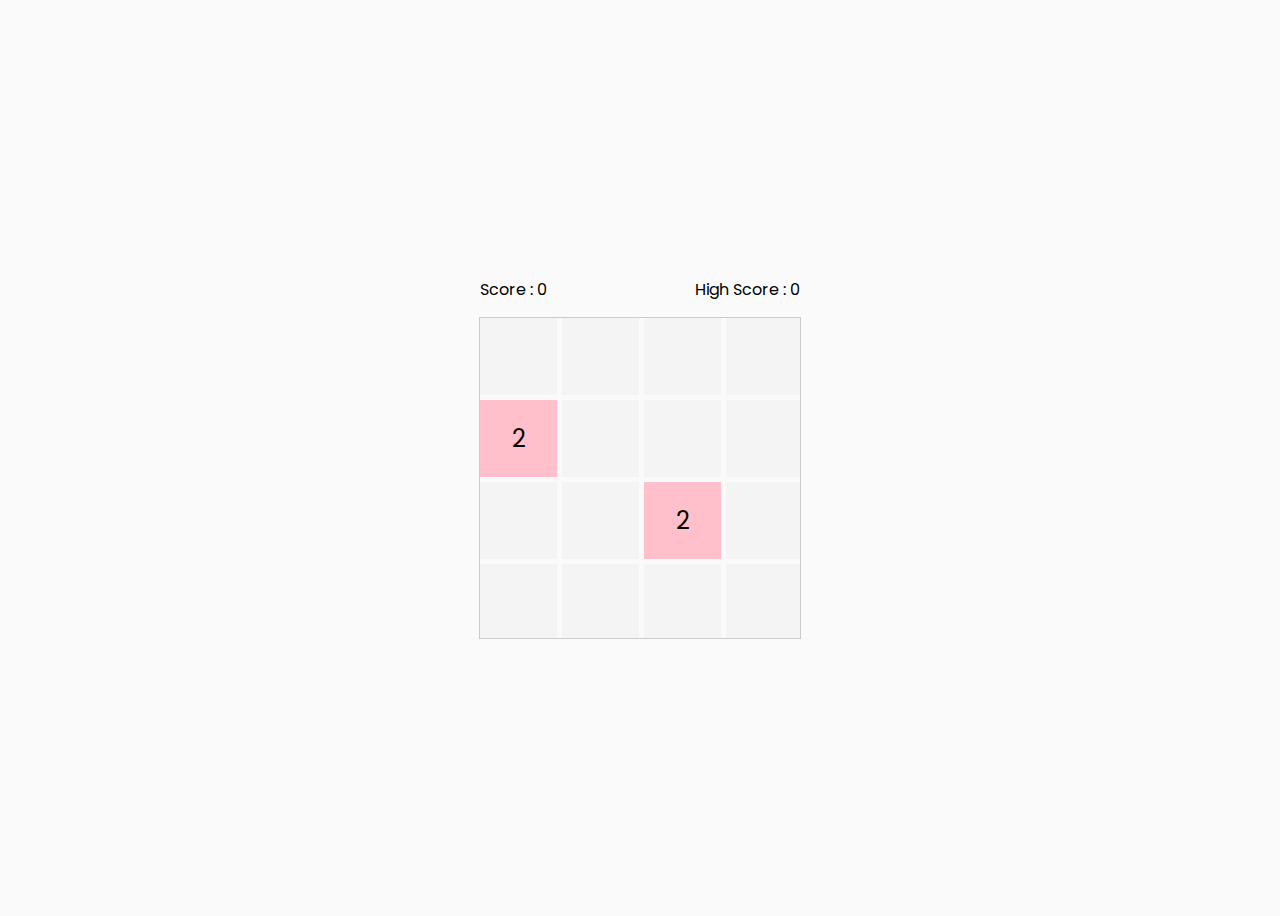
<file: 2048 Game/index.html>
<!DOCTYPE html>
<html lang="en">

<head>
    <meta charset="UTF-8">
    <meta name="viewport" content="width=device-width, initial-scale=1.0">
    <link rel="stylesheet" href="style.css">
    <title>2048 Game</title>
</head>

<body>

    <div class="score-container">
        <div>Score : <span id="current-score">0</span></div>
        <div>High Score : <span id="high-score">0</span></div>
    </div>

    <div class="game-container">
        <div class="grid">
            <div class="cell" data-row="0" data-col="0"></div>
            <div class="cell" data-row="0" data-col="1"></div>
            <div class="cell" data-row="0" data-col="2"></div>
            <div class="cell" data-row="0" data-col="3"></div>
            <div class="cell" data-row="1" data-col="0"></div>
            <div class="cell" data-row="1" data-col="1"></div>
            <div class="cell" data-row="1" data-col="2"></div>
            <div class="cell" data-row="1" data-col="3"></div>
            <div class="cell" data-row="2" data-col="0"></div>
            <div class="cell" data-row="2" data-col="1"></div>
            <div class="cell" data-row="2" data-col="2"></div>
            <div class="cell" data-row="2" data-col="3"></div>
            <div class="cell" data-row="3" data-col="0"></div>
            <div class="cell" data-row="3" data-col="1"></div>
            <div class="cell" data-row="3" data-col="2"></div>
            <div class="cell" data-row="3" data-col="3"></div>
        </div>
    </div>

    <div id="game-over">
        Game Over!
        <button id="restart-btn">Restart Game</button>
    </div>

    <script src="script.js"></script>
</body>

</html>
</file>
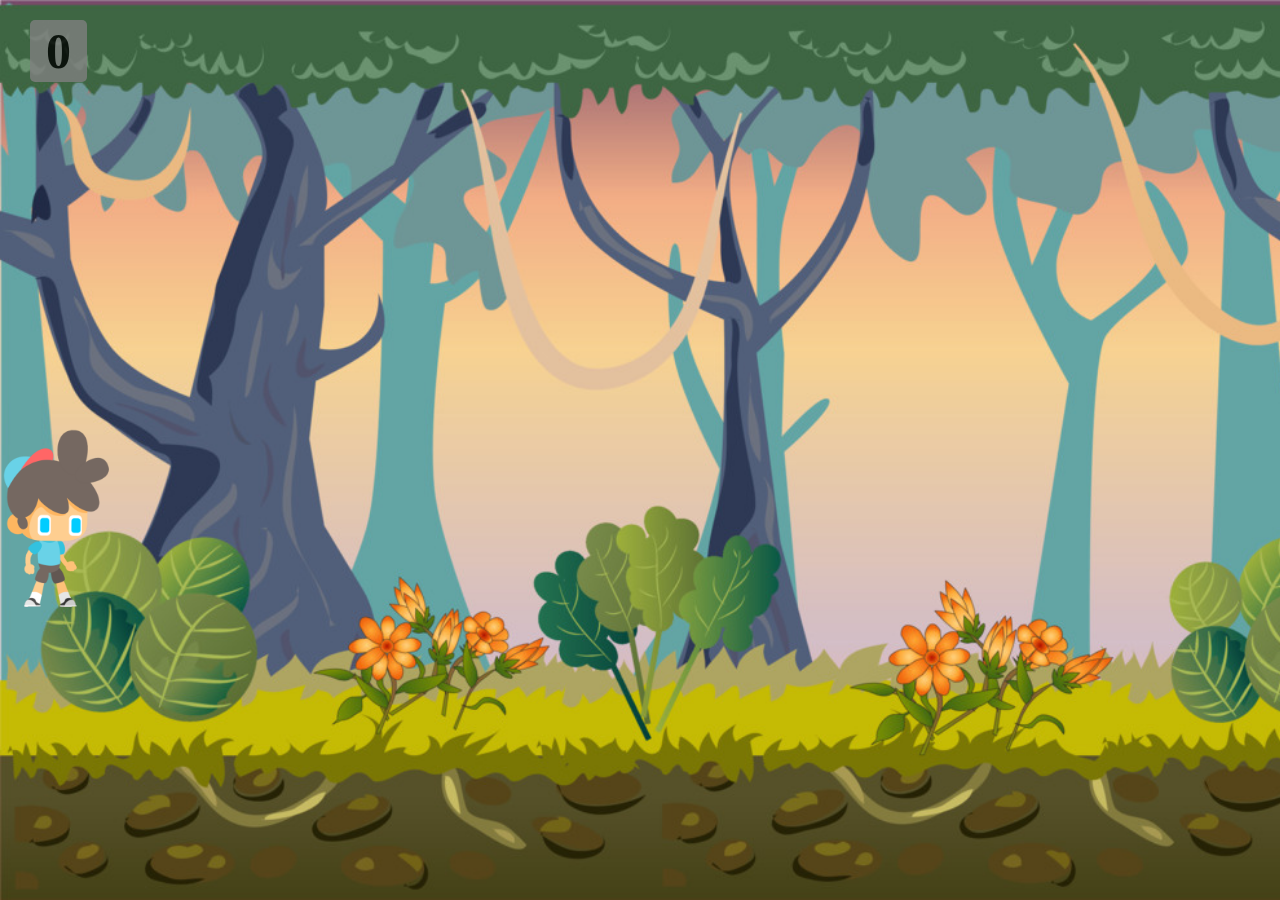
<file: 2D Game/index.html>
<!DOCTYPE html>
<html lang="en">
<head>
   <meta charset="UTF-8">
   <meta name="viewport" content="width=device-width, initial-scale=1.0">
   <title>2D Game</title>
   <link rel="stylesheet" href="./style.css">
</head>
<body onload="idleAnimationStart(); createBoxes();" onkeypress="keyCheck(event);">
   <div class="background" id="background">
      <img src="resources/Idle (1).png" alt="" class="boy" id="boy">

      <div class="score" id="score">0</div>
   </div>

   <div class="end" id="end">
      <div style="color: rgb(251, 255, 11);">GAME OVER</div>
      <div style="color: rgb(145, 189, 0); font-size: 60px;">YOUR SCORE</div>
      <div style="color: rgb(145, 189, 0);" id="endScore">0</div>
      <button class="btn" onclick="reload();">TRY AGAIN</button>
   </div>

   <script src="./script.js"></script>
</body>
</html>
</file>
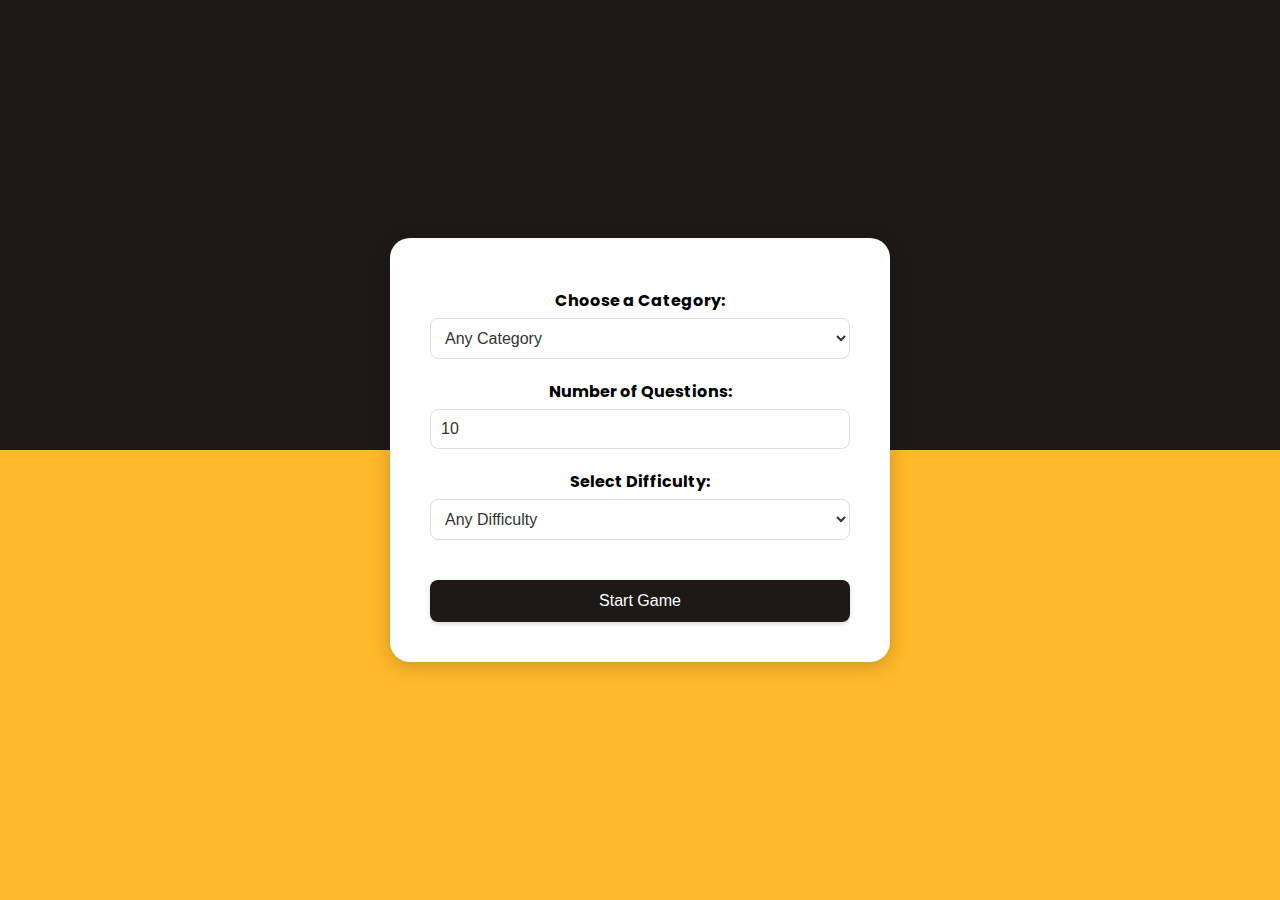
<file: Api Quiz Game/index.html>
<!DOCTYPE html>
<html lang="en">

<head>
    <meta charset="UTF-8">
    <meta name="viewport" content="width=device-width, initial-scale=1.0">
    <link rel="stylesheet" href="style.css">
    <title>Api Quiz Game</title>
</head>

<body>

    <div id="quiz-container">
        <div id="game-setup">
            <div>
                <label for="category">Choose a Category:</label>
                <select id="category">
                    <option value="">Any Category</option>
                </select>
            </div>
            <div>
                <label for="amount">Number of Questions:</label>
                <input type="number" id="amount" min="1" max="50" value="10">
            </div>
            <div>
                <label for="difficulty">Select Difficulty:</label>
                <select id="difficulty">
                    <option value="">Any Difficulty</option>
                    <option value="easy">Easy</option>
                    <option value="medium">Medium</option>
                    <option value="hard">Hard</option>
                </select>
            </div>
            <button id="start-btn">Start Game</button>
        </div>
        <div id="quiz" style="display: none;">
            <div id="progress"></div>
            <div id="currentScore"></div>
            <div id="highScore"></div>
            <div id="question"></div>
            <div id="answers"></div>
            <div id="result"></div>
        </div>
    </div>

    <script src="script.js"></script>
</body>

</html>
</file>
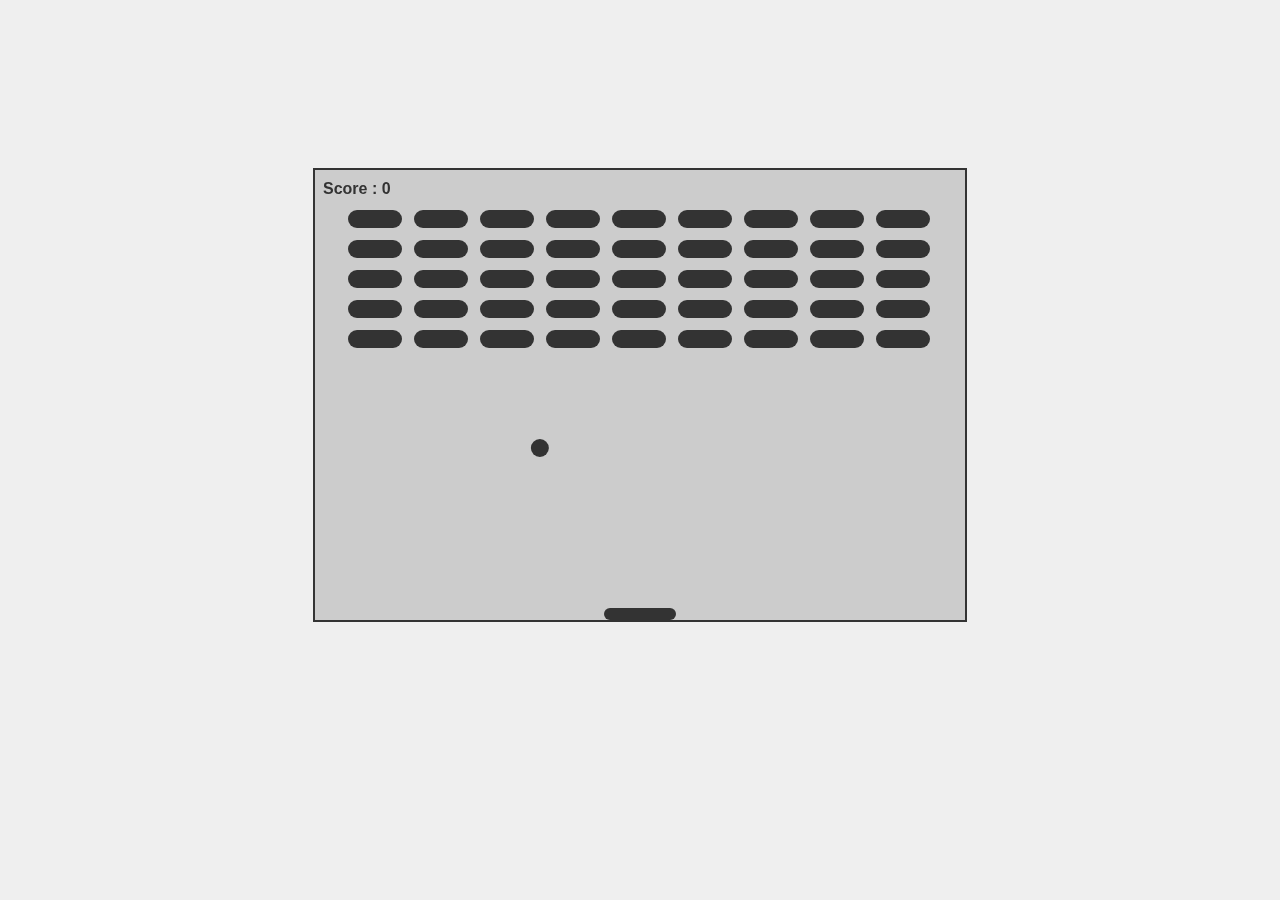
<file: BREAKOUT Game/index.html>
<!DOCTYPE html>
<html lang="en">
<head>
   <meta charset="UTF-8">
   <meta name="viewport" content="width=device-width, initial-scale=1.0">
   <title>BOUNCE BALL Game</title>
   <link rel="stylesheet" href="./style.css">
</head>
<body>
   <canvas id="game" width="650" height="450"></canvas>
   <script src="./index.js"></script>
</body>
</html>
</file>
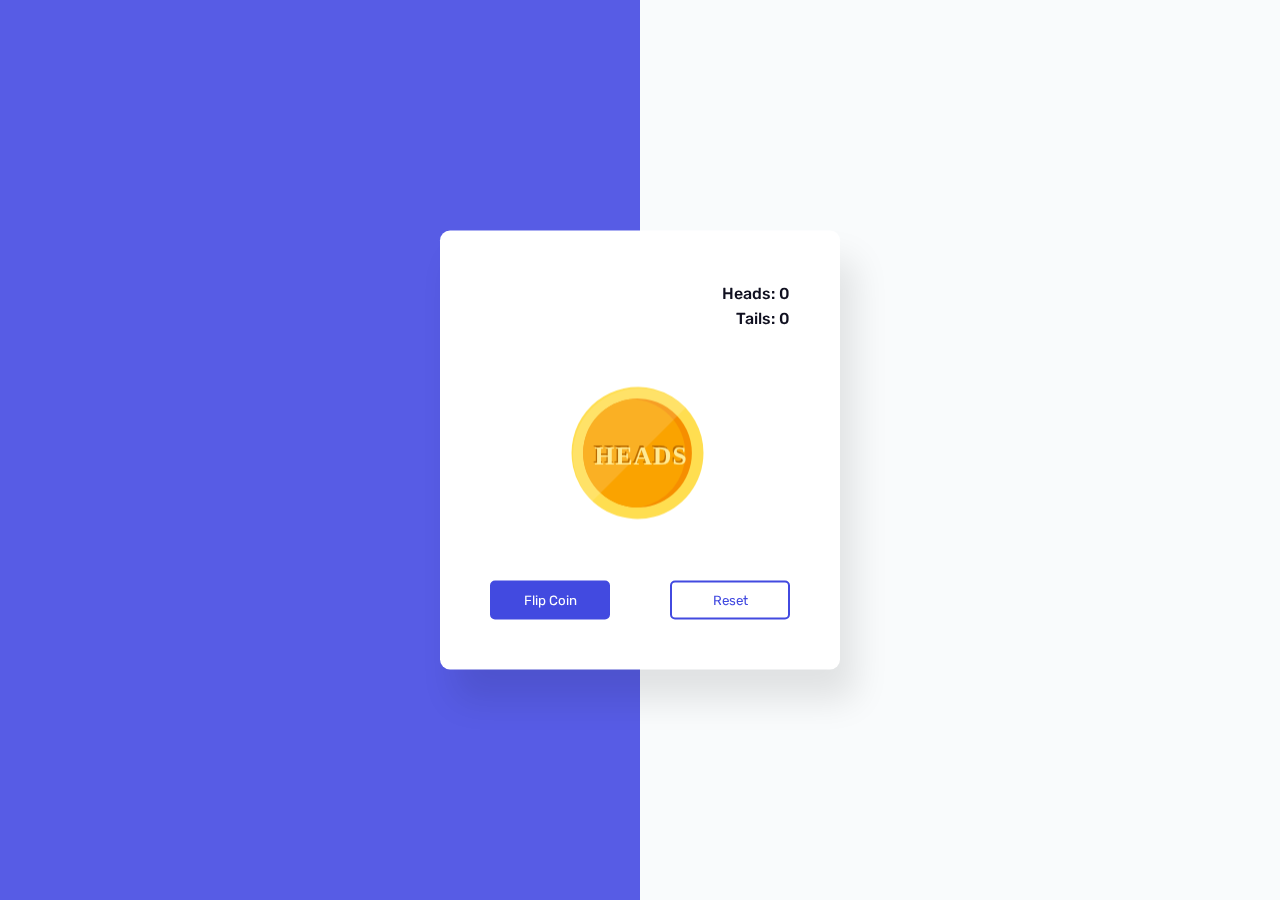
<file: Flip a coin game/index.html>
<!DOCTYPE html>
<html lang="en">

<head>
    <meta charset="UTF-8">
    <meta http-equiv="X-UA-Compatible" content="IE=edge">
    <meta name="viewport" content="width=device-width, initial-scale=1.0">
    <link rel="stylesheet" href="style.css">
    <title>Flip a coin game</title>
</head>

<body>

    <div class="container">
        <div class="stats">
            <p id="heads-count">Heads: 0</p>
            <p id="tails-count">Tails: 0</p>
        </div>
        <div class="coin" id="coin">
            <div class="heads">
                <img src="heads.svg">
            </div>
            <div class="tails">
                <img src="tails.svg">
            </div>
        </div>
        <div class="buttons">
            <button id="flip-button">
                Flip Coin
            </button>
            <button id="reset-button">
                Reset
            </button>
        </div>
    </div>


    <script src="index.js"></script>
</body>

</html>
</file>
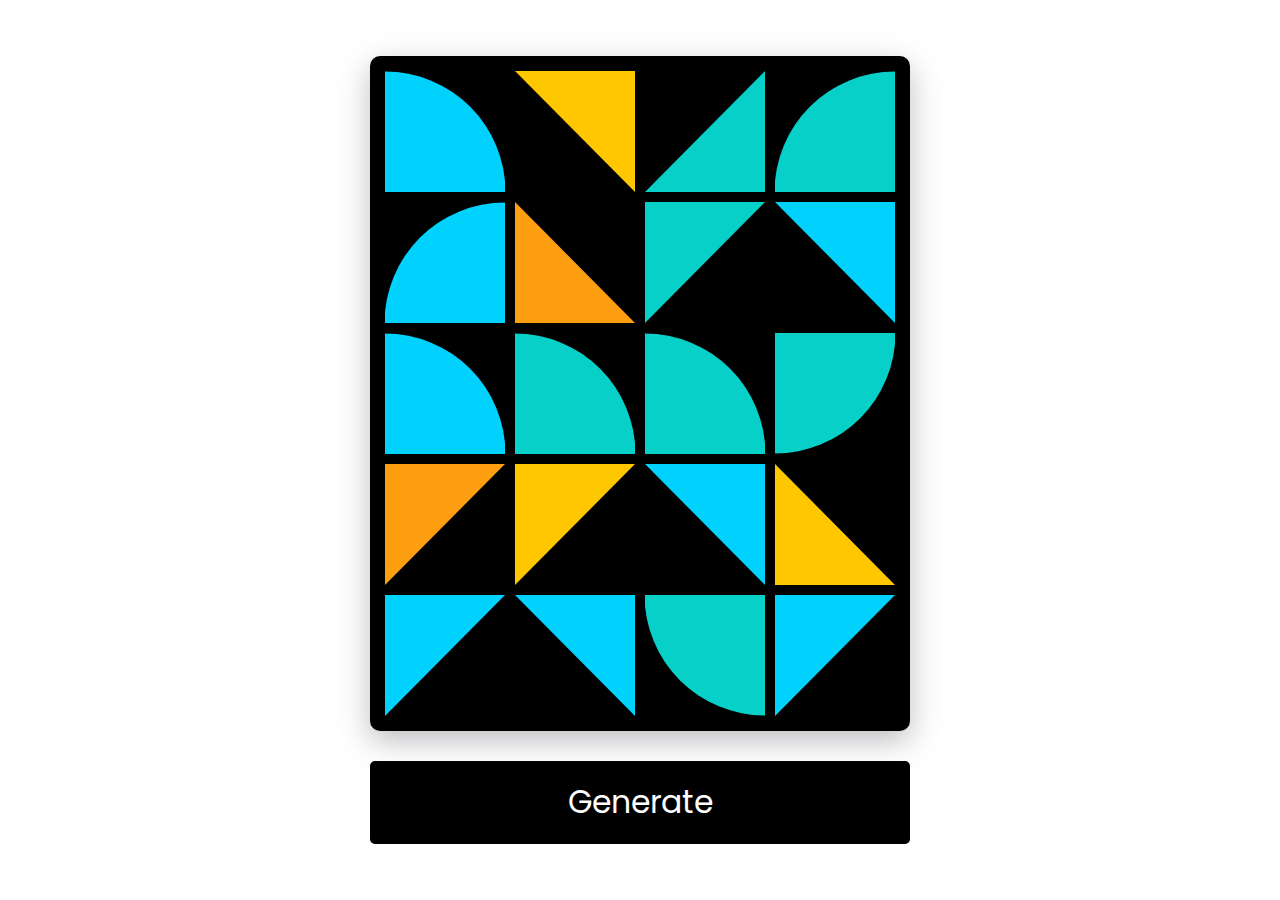
<file: Geomatric Art generator/index.html>
<!DOCTYPE html>
<html lang="en">

<head>
    <meta charset="UTF-8">
    <meta http-equiv="X-UA-Compatible" content="IE=edge">
    <meta name="viewport" content="width=device-width, initial-scale=1.0">
    <link rel="stylesheet" href="style.css">
    <title>GeoMetric Art Generator</title>
</head>

<body>

    <div class="wrapper">
        <div class="container">
            <div></div>
            <div></div>
            <div></div>
            <div></div>
            <div></div>
            <div></div>
            <div></div>
            <div></div>
            <div></div>
            <div></div>
            <div></div>
            <div></div>
            <div></div>
            <div></div>
            <div></div>
            <div></div>
            <div></div>
            <div></div>
            <div></div>
            <div></div>
        </div>
        <button id="btn">Generate</button>
    </div>


    <script src="index.js"></script>
</body>

</html>
</file>
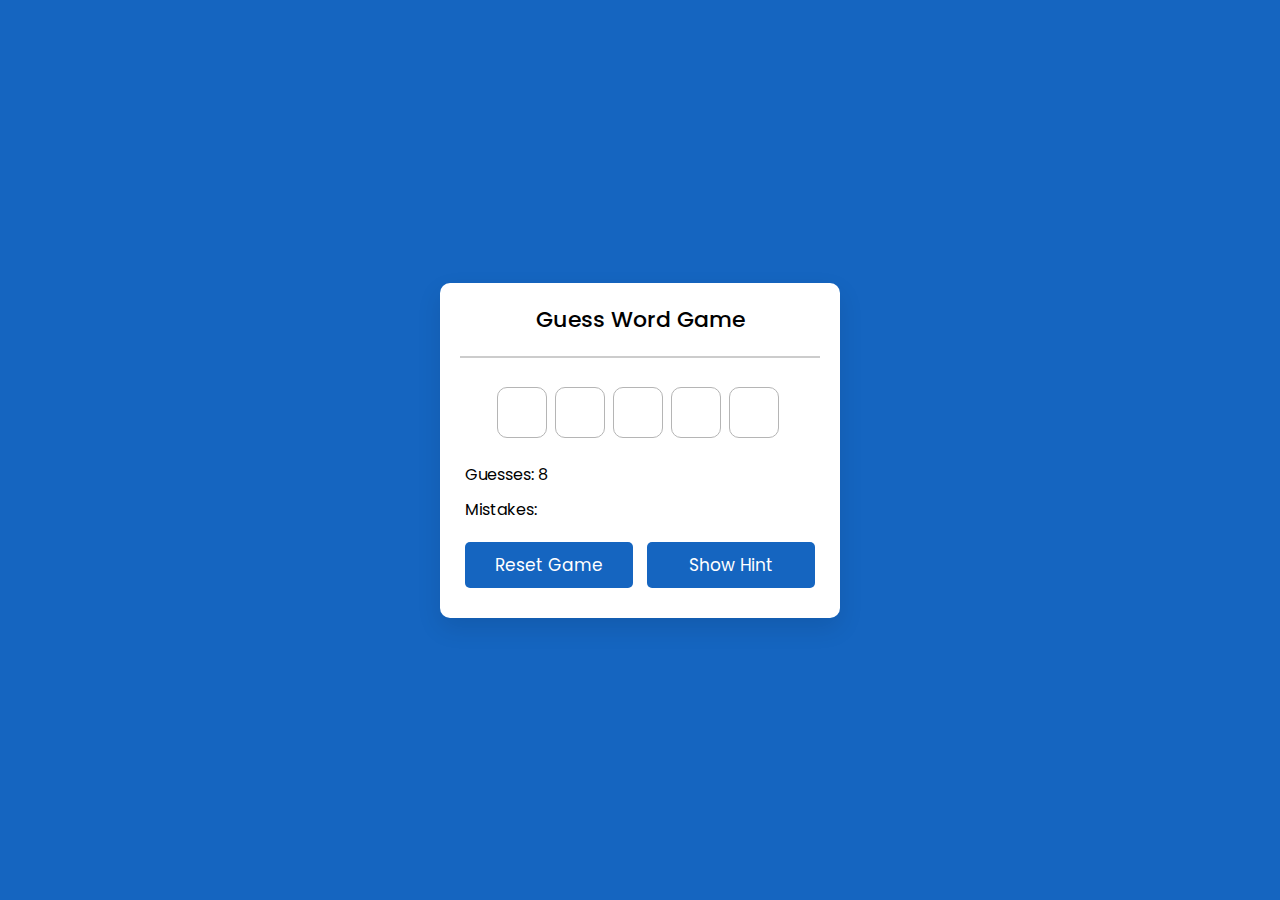
<file: Guess The Word Game/index.html>
<!DOCTYPE html>
<html lang="en">

<head>
    <meta charset="UTF-8">
    <meta http-equiv="X-UA-Compatible" content="IE=edge">
    <meta name="viewport" content="width=device-width, initial-scale=1.0">
    <link rel="stylesheet" href="style.css">
    <title>Guess The Word</title>
</head>

<body>

    <div class="wrapper">
        <h1>Guess Word Game</h1>
        <div class="content">
            <input type="text" class="type-input" maxlength="1">
            <div class="word"></div>
            <div class="info">
                <p class="guess">Guesses: <span></span></p>
                <p class="wrong">Mistakes: <span></span></p>
                <p class="hint">Hint: <span></span></p>
            </div>
            <div class="buttons">
                <button class="reset">Reset Game</button>
                <button class="showhint">Show Hint</button>
            </div>
        </div>
    </div>


    <script src="words-db.js"></script>
    <script src="index.js"></script>
</body>

</html>
</file>
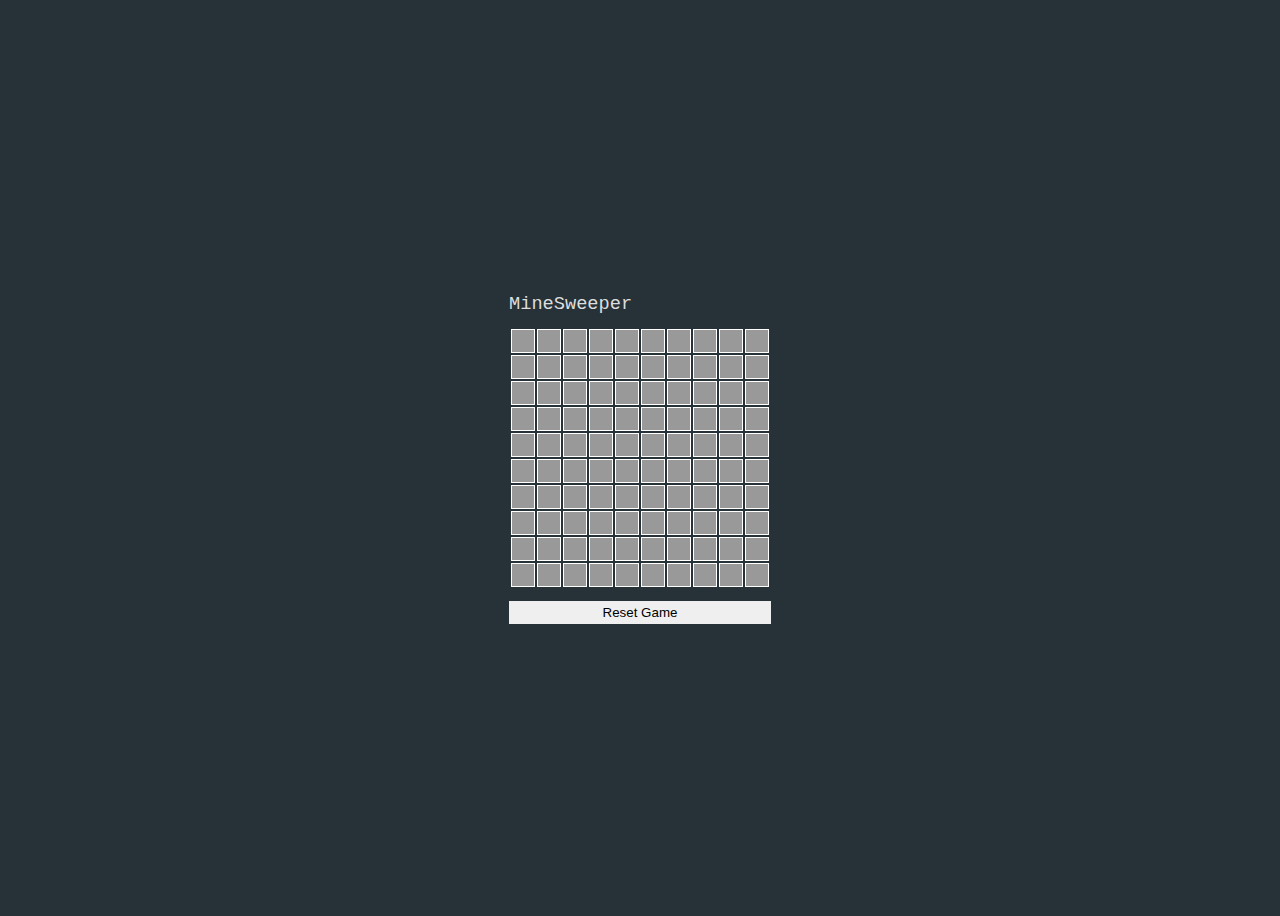
<file: MineSweeper Game/index.html>
<!DOCTYPE html>
<html lang="en">

<head>
    <meta charset="UTF-8">
    <meta http-equiv="X-UA-Compatible" content="IE=edge">
    <meta name="viewport" content="width=device-width, initial-scale=1.0">
    <link rel="stylesheet" href="style.css">
    <title>MineSweeper Game</title>
</head>

<body>

    <h1>MineSweeper</h1>
    <table id="grid"></table>
    <button onclick="generateGrid();">Reset Game</button>

    <script src="index.js"></script>
</body>

</html>
</file>
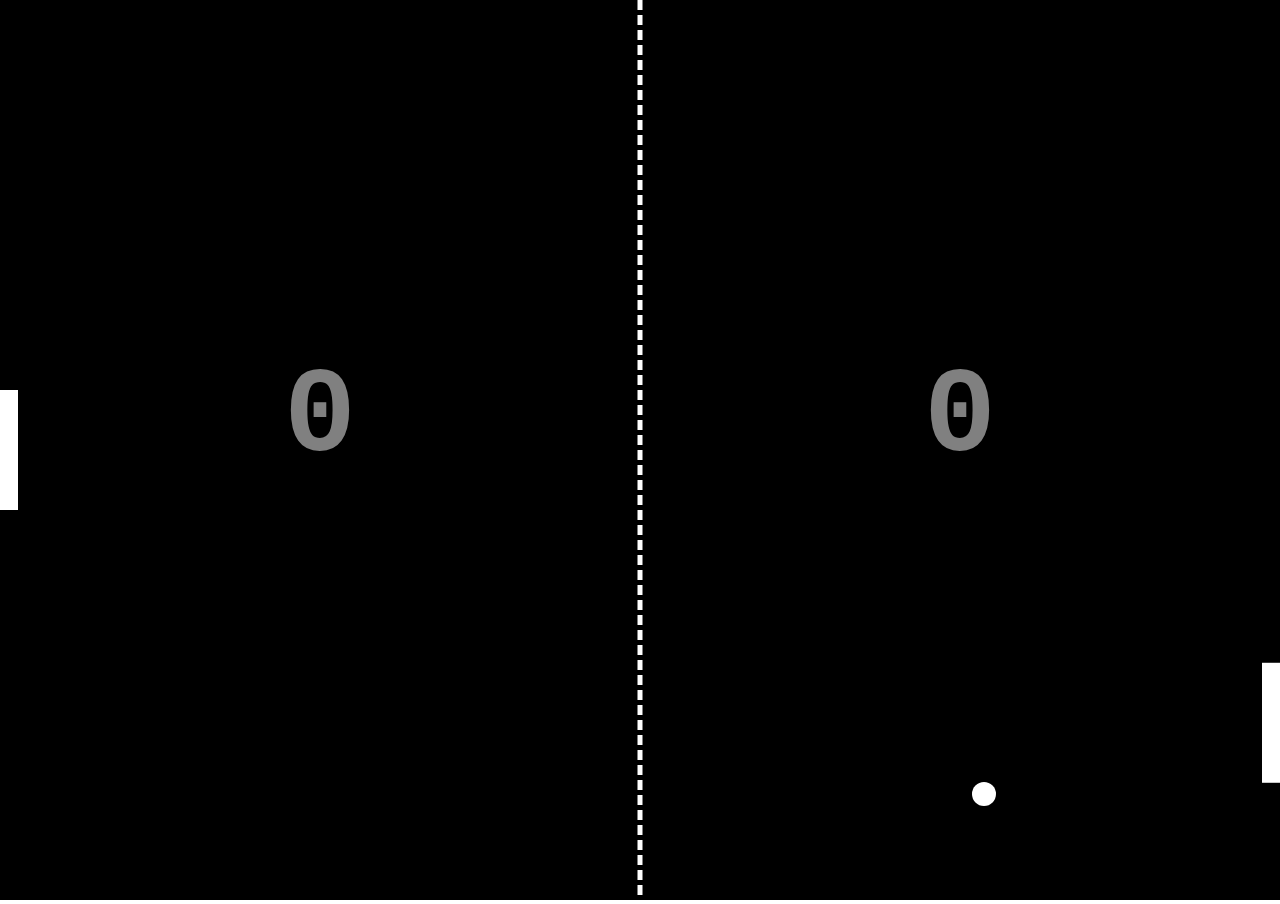
<file: PONG Game/index.html>
<!DOCTYPE html>
<html lang="en">
<head>
   <meta charset="UTF-8">
   <meta name="viewport" content="width=device-width, initial-scale=1.0">
   <title>PONG GAME</title>
   <link rel="stylesheet" href="./style.css">
</head>
<body>
   
   <canvas id="game"></canvas>

   <script src="./index.js"></script>

</body>
</html>
</file>
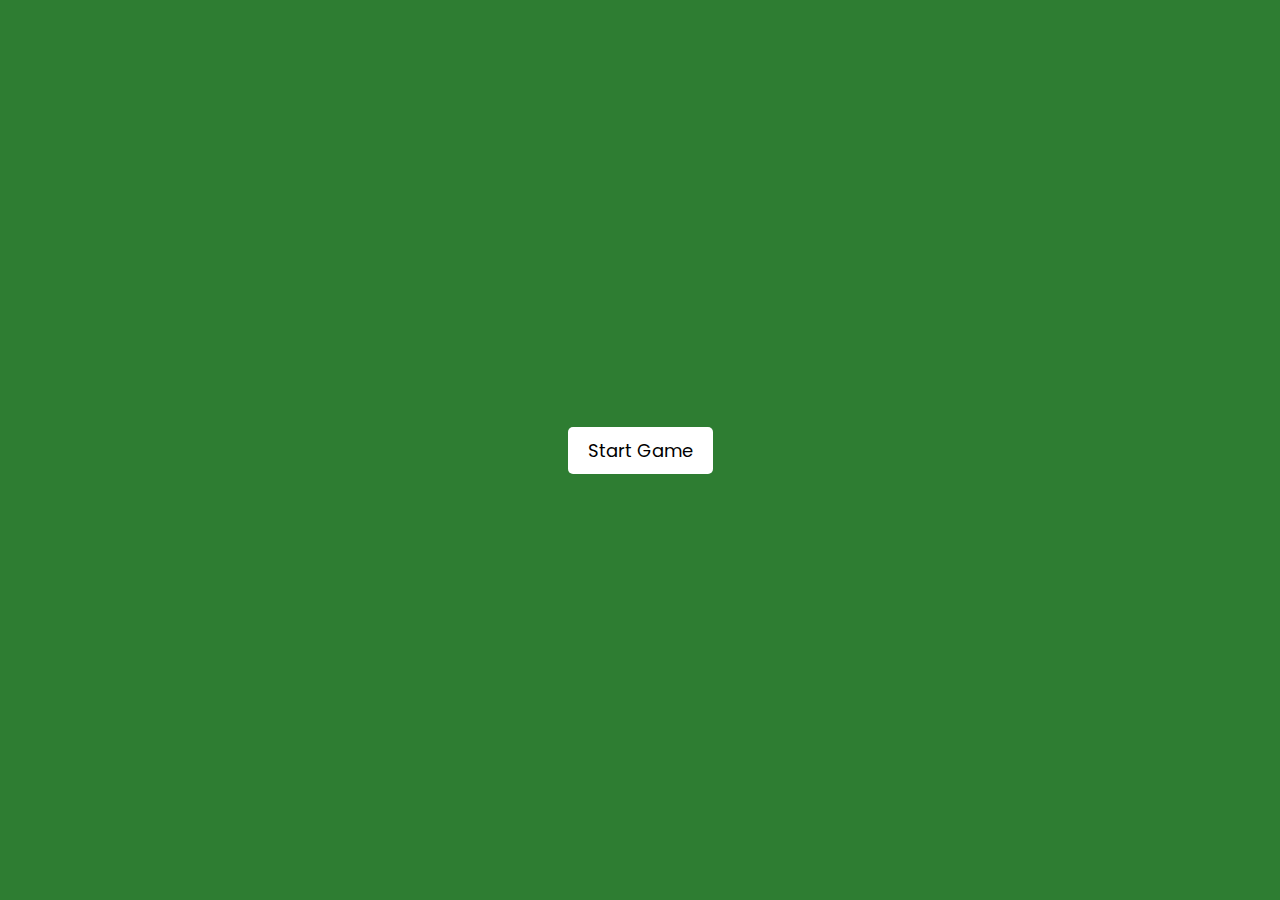
<file: Simon Game/index.html>
<!DOCTYPE html>
<html lang="en">

<head>
    <meta charset="UTF-8">
    <meta http-equiv="X-UA-Compatible" content="IE=edge">
    <meta name="viewport" content="width=device-width, initial-scale=1.0">
    <link rel="stylesheet" href="style.css">
    <title>Simon Game</title>
</head>

<body>

    <div class="container">
        <p id="score-result" class="hide">Your Score : 0</p>
        <button id="start-btn">Start Game</button>
    </div>

    <div class="wrapper hide">

        <div class="game">
            <div class="color1 colors"></div>
            <div class="color2 colors"></div>
            <div class="color3 colors"></div>
            <div class="color4 colors"></div>
            <div id="score">00</div>
        </div>

    </div>

    <script src="index.js"></script>

</body>

</html>
</file>
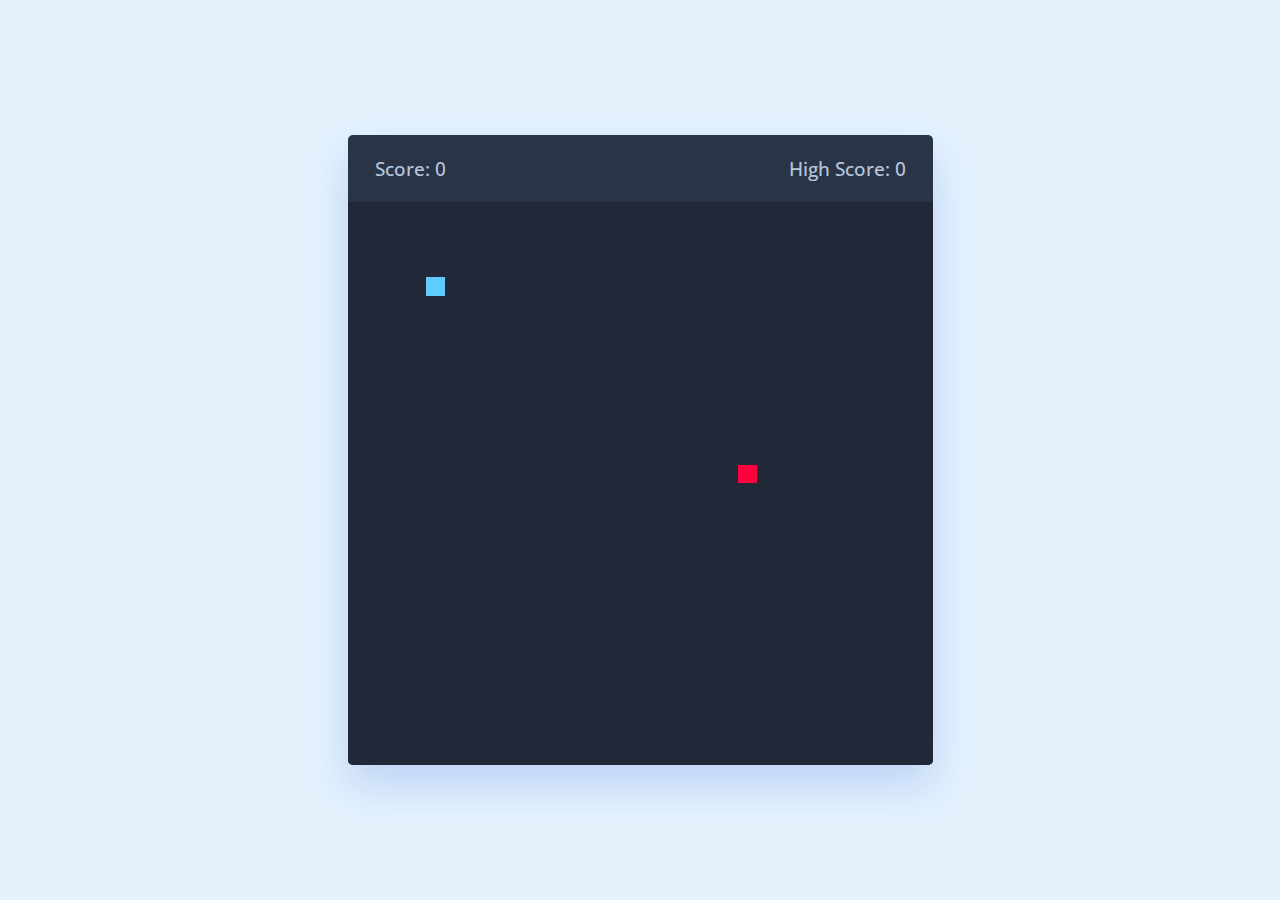
<file: SNAKE Game/index.html>
<!DOCTYPE html>
<html lang="en">
<head>
   <meta charset="UTF-8">
   <meta name="viewport" content="width=device-width, initial-scale=1.0">
   <title>SNAKE GAME</title>
   <link rel="stylesheet" href="./style.css">
   <link rel="stylesheet" href="https://cdnjs.cloudflare.com/ajax/libs/font-awesome/6.3.0/css/all.min.css">
</head>
<body>
   
   <div class="wrapper">
      <div class="game-details">
         <span class="score">Score: 0</span>
         <span class="high-score">High Score: 0</span>
      </div>

      <div class="play-board"></div>

      <div class="controls">
         <i data-key="ArrowLeft" class="fa-solid fa-arrow-left-long"></i>
         <i data-key="ArrowUp" class="fa-solid fa-arrow-up-long"></i>
         <i data-key="ArrowRight" class="fa-solid fa-arrow-right-long"></i>
         <i data-key="ArrowDown" class="fa-solid fa-arrow-down-long"></i>
      </div>
   </div>

   <script src="./index.js"></script>
</body>
</html>
</file>
<file: 2048 Game/style.css>
@import url('https://fonts.googleapis.com/css2?family=Poppins:wght@300;400;500;600;700&display=swap');

body{
    font-family: 'Poppins', sans-serif;
    display: flex;
    flex-direction: column;
    align-items: center;
    justify-content: center;
    overflow: hidden;
    height: 100vh;
    background-color: #fafafa;
}

.game-container{
   width: 320px;
   height: 320px;
   border: 1px solid #ccc;
   overflow: hidden;
}

.grid{
    display: grid;
    grid-template-columns: repeat(4, 1fr);
    gap: 5px;
}

.cell{
    width: 77px;
    height: 77px;
    background-color: #f4f4f4;
    display: flex;
    align-items: center;
    justify-content: center;
    font-size: 1.5em;
    color: #000;
}

.score-container{
    width: 320px;
    display: flex;
    justify-content: space-between;
    margin-bottom: 15px;
}

.cell[data-value="2"]{
    background-color: #ffc0cb;
}

.cell[data-value="4"]{
    background-color: #add8e6;
}

.cell[data-value="8"]{
    background-color: #98fb98;
}

.cell[data-value="16"]{
    background-color: #ffd700;
}

.cell[data-value="32"]{
    background-color: #ffa07a;
}

.cell[data-value="64"]{
    background-color: #87ceeb;
}

.cell[data-value="128"]{
    background-color: #ffff00;
}

.cell[data-value="256"]{
    background-color: #40e0d0;
}

.cell[data-value="512"]{
    background-color: #ff69b4;
}

.cell[data-value="1024"]{
    background-color: #7b68ee;
}

.cell[data-value="2048"]{
    background-color: #ff6347;
}

.cell[data-value="4096"]{
    background-color: #a9a9a9;
}

#restart-btn{
    margin-top: 15px;
    padding: 10px 15px;
    background-color: #f4f4f4;
    border: none;
    cursor: pointer;
    transition: all 0.3s ease;
}

#game-over{
    position: absolute;
    top: 50%;
    left: 50%;
    padding: 20px;
    transform: translate(-50%, -50%);
    background-color: rgba(0, 0, 0, 0.8);
    color: #fff;
    display: none;
    flex-direction: column;
    align-items: center;
    justify-content: center;
}

.grid-cell[data-value]{
    transition: transform 0.2s, background-color 0.2s;
}

.new-tile{
    animation: appear 0.3s;
}

@keyframes appear {
    from{
        opacity: 0;
        transform: scale(0.5);
    }
    to{
        opacity: 1;
        transform: scale(1);
    }
}
</file>
<file: 2D Game/style.css>
* {
   margin: 0;
   padding: 0;
   box-sizing: border-box;
   scroll-behavior: smooth;
}

.background {
   width: 100%;
   height: 100vh;
   background-image: url(resources/background.jpg);
   background-size: cover;
   background-repeat: repeat-x;
   overflow-x: hidden;
   position: absolute;
}

.boy {
   height: 210px;
   margin-top: 420px;
   position: absolute;
}

.box {
   width: 160px;
   height: 160px;
   position: absolute;
   margin-top: 500px;
   background-image: url(resources/spyro-dragon.gif);
   background-size: contain;
   background-repeat: no-repeat;
}

.score {
   font-size: 50px;
   font-weight: bold;
   margin-left: 30px;
   margin-top: 20px;
   position: absolute;
   background: gray;
   padding: 2px 16px;
   opacity: 0.8;
   border-radius: 5px;
}

.end {
   width: 100%;
   height: 100vh;
   position: absolute;
   background-image: linear-gradient(90deg, #8e0e00 0%, #1f1c18 100%);
   display: flex;
   flex-direction: column;
   align-items: center;
   justify-content: center;
   font-size: 90px;
   font-weight: bold;
   color: #fff;
   font-family: "Broadway";
   visibility: hidden;
}

.btn {
   height: 35px;
   width: 300px;
   margin-top: 50px;
   font-size: 25px;
   font-weight: 1000;
   background: rgb(251, 255, 11);
   border: none;
   border-radius: 20px;
}

.btn:hover {
   cursor: pointer;
   height: 37px;
   width: 305px;
   background: rgb(145, 189, 0);
   color: #000;
}
</file>
<file: Api Quiz Game/style.css>
@import url('https://fonts.googleapis.com/css2?family=Poppins:wght@300;400;500;600;700&display=swap');

body, html{
    height: 100%;
    margin: 0;
    font-family: 'Poppins', sans-serif;
    background: linear-gradient(#1c1917 50%, #ffb92a 50%);
    color: #333;
    display: flex;
    align-items: center;
    justify-content: center;
    text-align: center;
}

#quiz-container{
    width: 420px;
    background-color: #fff;
    padding: 40px;
    border-radius: 20px;
    box-shadow: 0 4px 20px rgba(0, 0, 0, 0.2);
    margin: 20px;
}

#game-setup div{
    margin: 10px 0;
}

#game-setup label{
    display: block;
    margin-bottom: 5px;
    font-weight: bold;
    color: #000;
}

#category, #amount, #difficulty{
    width: 100%;
    padding: 10px;
    box-sizing: border-box;
    margin-bottom: 10px;
    border-radius: 8px;
    border: 1px solid #ddd;
    font-size: 1em;
    color: #333;
    background: #fff;
}

#start-btn{
    padding: 12px 25px;
    background-color: #1c1917;
    color: #fff;
    border: none;
    border-radius: 8px;
    cursor: pointer;
    font-size: 1em;
    box-shadow: 0 2px 5px rgba(0, 0, 0, 0.15);
    transition: background-color 0.3s ease, transform 0.1s ease;
    width: 100%;
    margin-top: 20px;
}

#start-btn:hover{
    background-color: #15aabf;
    transform: scale(1.05);
}

#progress, #currentScore, #highScore{
    margin-bottom: 10px;
    font-size: 1em;
    font-weight: bold;
    color: #444;
}

#question{
    font-size: 1em;
    margin: 20px 0;
    color: #5a5a5a;
}

.answer-btn{
    width: calc(100% - 20px);
    padding: 10px 20px;
    margin-bottom: 12px;
    background-color: #1c1917;
    color: #fff;
    border: none;
    border-radius: 8px;
    font-size: 0.9em;
    cursor: pointer;
    box-shadow: 0 2px 5px rgba(0, 0, 0, 0.15);
    transition: transform 0.1s ease;
}

.answer-btn:hover{
    transform: scale(1.05);
}

.answer-btn:disabled, .answer-btn.correct, .answer-btn.incorrect{
    cursor: default;
    transform: none;
}

#result{
    font-size: 1em;
    color: #5a5a5a;
    margin-top: 20px;
}

.correct{
    background-color: #4caf50 !important;
}

.incorrect{
    background-color: #f44336 !important;
}

button{
    padding: 12px 15px;
    background-color: #ff5722;
    color: #fff;
    border: none;
    border-radius: 8px;
    cursor: pointer;
    font-size: 1.1em;
    box-shadow: 0 2px 5px rgba(0, 0, 0, 0.15);
    transition: background-color 0.3s ease, transform 0.1s ease;
}

button:hover{
    background-color: #e64a19;
    transform: scale(1.05);
}
</file>
<file: BREAKOUT Game/style.css>
body{
   height: 100%;
   display: flex;
   align-items: center;
   justify-content: center;
   background-color: #efefef;
}

#game{
   background-color: #ccc;
   margin-top: 10rem;
   border: 2px solid #333;
}
</file>
<file: Flip a coin game/style.css>
@import url('https://fonts.googleapis.com/css2?family=Rubik:wght@300;400;500;600;700&display=swap');

*{
    margin: 0;
    padding: 0;
    box-sizing: border-box;
    font-family: 'Rubik', sans-serif;
}

body{
    height: 100%;
    background: linear-gradient(to right, #575ce5 50%, #f9fbfc 50%) fixed;
}

.container{
    background: #fff;
    width: 400px;
    padding: 50px;
    position: absolute;
    transform: translate(-50%, -50%);
    top: 50%;
    left: 50%;
    box-shadow: 15px 30px 35px rgba(0, 0, 0, 0.1);
    border-radius: 10px;
    -webkit-perspective: 300px;
    perspective: 300px;
}

.stats{
    text-align: right;
    color: #101020;
    font-weight: 500;
    line-height: 25px;
}

.coin{
    height: 150px;
    width: 150px;
    position: relative;
    margin: 50px auto;
    -webkit-transform-style: preserve-3d;
    transform-style: preserve-3d;
}

.tails{
    transform: rotateX(180deg);
}

.buttons{
    display: flex;
    justify-content: space-between;
}

.coin img{
    width: 145px;
}

.heads, .tails{
    position: absolute;
    width: 100%;
    height: 100%;
    backface-visibility: hidden;
    -webkit-backface-visibility: hidden;
}

button{
    width: 120px;
    padding: 10px 0;
    border: 2.5px solid #424ae0;
    border-radius: 5px;
    cursor: pointer;
}

#flip-button{
    background: #424ae0;
    color: #fff;
}

#flip-button:disabled{
    background-color: #e1e0ee;
    color: #101020;
    border-color: #e1e0ee;
}

#reset-button{
    background: #fff;
    color: #424ae0;
}

@keyframes spin-tails{
    0%{
        transform: rotateX(0);
    }
    100%{
        transform: rotateX(1980deg);
    }
}

@keyframes spin-heads{
    0%{
        transform: rotateX(0);
    }
    100%{
        transform: rotateX(2160deg);
    }
}
</file>
<file: Geomatric Art generator/style.css>
@import url('https://fonts.googleapis.com/css2?family=Poppins:wght@300;400;500;600;700&display=swap');

*{
    padding: 0;
    margin: 0;
    box-sizing: border-box;
}

.wrapper{
    position: absolute;
    transform: translate(-50%, -50%);
    left: 50%;
    top: 50%;
}

.container{
    background-color: #000;
    height: calc(15vmin * 5);
    width: calc(15vmin * 4);
    display: grid;
    grid-template-columns: repeat(4, 1fr);
    padding: 15px;
    gap: 10px;
    border-radius: 10px;
    box-shadow: 0 10px 30px rgba(90, 90, 100, 0.4);
}

.container div{
    position: relative;
    height: 100%;
    width: 100%;
}

button{
    width: 100%;
    margin-top: 30px;
    background-color: #000;
    padding: 18px 0;
    color: #fff;
    border: none;
    outline: none;
    cursor: pointer;
    font-family: 'Poppins', sans-serif;
    font-size: 3.5vmin;
    border-radius: 5px;
}

.quad-circle-1{
    clip-path: circle(100% at 0 0);
}

.quad-circle-2{
    clip-path: circle(100% at 100% 0);
}
.quad-circle-3{
    clip-path: circle(100% at 100% 100%);
}
.quad-circle-4{
    clip-path: circle(100% at 0 100%);
}

.triangle-1{
    clip-path: polygon(0 0, 0% 100%, 100% 0);
}

.triangle-2{
    clip-path: polygon(0 0, 100% 0%, 100% 100%);
}

.triangle-3{
    clip-path: polygon(0 100%, 100% 0%, 100% 100%);
}

.triangle-4{
    clip-path: polygon(0 0, 0% 100%, 100% 100%);
}

.circle{
    border-radius: 50%;
}
</file>
<file: Guess The Word Game/style.css>
@import url('https://fonts.googleapis.com/css2?family=Poppins:wght@300;400;500;600;700&display=swap');

*{
    margin: 0;
    padding: 0;
    box-sizing: border-box;
    font-family: 'Poppins',sans-serif;
}

body{
    min-height: 100vh;
    display: flex;
    align-items: center;
    justify-content: center;
    padding: 0 10px;
    background-color: #1565c0;
}

.wrapper{
    width: 400px;
    background-color: #fff;
    border-radius: 10px;
    box-shadow: 0 10px 25px rgba(0, 0, 0, 0.1);
}

.wrapper h1{
    font-size: 22px;
    text-align: center;
    font-weight: 500;
    border-bottom: 2px solid #ccc;
    margin: 0 20px;
    padding: 20px 25px;
}

.wrapper .content{
    margin: 25px 25px 30px;
}

.content .word{
    display: flex;
    flex-wrap: wrap;
    justify-content: center;
}

.word input{
    height: 51px;
    width: 50px;
    margin: 4px;
    color: #0d47a1;
    border: 1px solid #b5b5b5;
    background: none;
    text-align: center;
    border-radius: 10px;
    text-transform: uppercase;
    pointer-events: none;
    font-size: 22px;
    font-weight: 500;
}

.type-input{
    z-index: -999;
    position: absolute;
    pointer-events: none;
    opacity: 0;
}

.word input:first-child{
    margin-left: 0;
}

.content .info{
    margin: 20px 0;
}

.info p{
    font-size: 16px;
    margin-bottom: 10px;
}

.buttons{
    display: flex;
    justify-content: space-between;
}

.content .buttons .reset, .content .buttons .showhint{
    width: 48%;
    border: none;
    cursor: pointer;
    color: #fff;
    outline: none;
    padding: 10px 0;
    font-size: 17px;
    background-color: #1565c0;
    border-radius: 5px;
    transition: all 0.3s ease;
}

.content .buttons .reset:hover, .content .buttons .showhint:hover{
    background-color: #1e88e5;
}

@media screen and (max-width: 450px) {
    
    .wrapper{
        width: 100%;
    }

    .wrapper h1{
        font-size: 20px;
        padding: 16px 20px;
    }

    .wrapper .content{
        margin: 25px 20px 30px;
    }

    .word input{
        height: 46px;
        width: 45px;
        margin: 3px;
        font-size: 19px;
    }

    .content .info p{
        font-size: 15px;
    }

    .content .buttons .reset{
        padding: 9px 0;
        font-size: 15px;
    }

}
</file>
<file: MineSweeper Game/style.css>
body{
   background-color: #263238;
   color: #ddd;
   font-family: courier;
   display: grid;
   align-content: center;
   justify-content: center;
   height: 100vh;
   overflow: hidden;
}

h1{
   font-size: 14pt;
   font-weight: normal;
}

#grid{
   margin-left: auto;
   margin-right: auto;
}

#grid tr td{
   border: 1px solid #fff;
   background-color: #999;
   width: 20px;
   height: 20px;
   text-align: center;
}

#grid tr td.active{
   background-color: #333;
}

#grid tr td.mine{
   background-color: #d84315;
}

button{
   margin: 12px 0;
   padding: 4px 0;
   border: none;
   outline: none;
   cursor: pointer;
}
</file>
<file: PONG Game/style.css>
body{
   margin: 0;
   padding: 0;
   text-align: center;
   overflow: hidden;
}
</file>
<file: Simon Game/style.css>
@import url('https://fonts.googleapis.com/css2?family=Poppins:wght@300;400;500;600;700&display=swap');

*{
    margin: 0;
    padding: 0;
    box-sizing: border-box;
    font-family: 'Poppins', sans-serif;
}

body{
    background-color: #2e7d32;
}

.wrapper{
    background-color: #fff;
    height: 600px;
    width: 600px;
    position: absolute;
    transform: translate(-50%, -50%);
    top: 50%;
    left: 50%;
    border-radius: 8px;
}

.game{
    height: 500px;
    width: 500px;
    background-color: #101010;
    border-radius: 8%;
    position: absolute;
    transform: translate(-50%, -50%);
    top: 50%;
    left: 50%;
}

.colors{
    height: 210px;
    width: 210px;
    position: absolute;
    cursor: pointer;
}

.color1{
    background-color: #006400;
    border-radius: 10px 0 0 0;
    top: 30px;
    left: 30px;
}

.color2{
    background-color: #800000;
    border-radius: 0px 10px 0 0;
    top: 30px;
    right: 30px;
}

.color3{
    background-color: #00008b;
    border-radius: 0 0 10px 0;
    bottom: 30px;
    right: 30px;
}

.color4{
    background-color: #808000;
    border-radius: 0 0 0 10px;
    bottom: 30px;
    left: 30px;
}

.game::before{
    position: absolute;
    content: "";
    background: #101010;
    z-index: 1;
    width: 240px;
    height: 240px;
    transform: translate(-50%, -50%);
    top: 50%;
    left: 50%;
    border-radius: 10%;
}

#score{
    background-color: #fff;
    font-size: 24px;
    position: absolute;
    transform: translate(-50%, -50%);
    top: 50%;
    left: 50%;
    z-index: 1;
    width: 100px;
    height: 80px;
    display: grid;
    place-items: center;
    border-radius: 5px;
}

.container{
    background-color: #2e7d32;
    position: absolute;
    top: 0;
    height: 100%;
    width: 100%;
    display: flex;
    flex-direction: column;
    align-items: center;
    justify-content: center;
}

.hide{
    display: none;
}

.container button{
    background-color: #fff;
    font-size: 18px;
    border: none;
    outline: none;
    padding: 10px 20px;
    cursor: pointer;
    border-radius: 5px;
}

.container p{
    font-size: 32px;
    color: #fff;
    margin-bottom: 10px;
}

.container span{
    font-weight: 600;
}
</file>
<file: SNAKE Game/style.css>
@import url('https://fonts.googleapis.com/css2?family=Open+Sans:wght@300;400;500;600;700&display=swap');

*{
    margin: 0;
    padding: 0;
    box-sizing: border-box;
    font-family: 'Open Sans', sans-serif;
}

body{
   display: flex;
   align-items: center;
   justify-content: center;
   min-height: 100vh;
   background: #e3f2fd;
}

.wrapper{
   width: 65vmin;
   height: 70vmin;
   display: flex;
   overflow: hidden;
   flex-direction: column;
   justify-content: center;
   background: #293447;
   border-radius: 5px;
   box-shadow: 0 20px 40px rgba(52, 87, 220, 0.2);
}

.game-details{
   color: #b8c6dc;
   font-weight: 500;
   font-size: 1.2rem;
   padding: 20px 27px;
   display: flex;
   justify-content: space-between;
}

.play-board{
    height: 100%;
    width: 100%;
    display: grid;
    background: #212837;
    grid-template: repeat(30, 1fr) / repeat(30, 1fr);
}

.play-board .food{
    background: #ff003d;
}

.play-board .head{
    background: #60cbff;
}

.controls{
   display: none;
   justify-content: space-between;
}

.controls i{
   padding: 25px 0;
   text-align: center;
   font-size: 1.3rem;
   color: #b8c6dc;
   width: calc(100% / 4);
   cursor: pointer;
   border-right: 1px solid #171b26;
}

@media screen and (max-width: 800px) {
   .wrapper{
       width: 90vmin;
       height: 115vmin;
   }

   .game-details{
       font-size: 1rem;
       padding: 15px 27px;
   }

   .controls{
       display: flex;
   }

   .controls i{
       padding: 15px 0;
       font-size: 1rem;
   }
}
</file>
